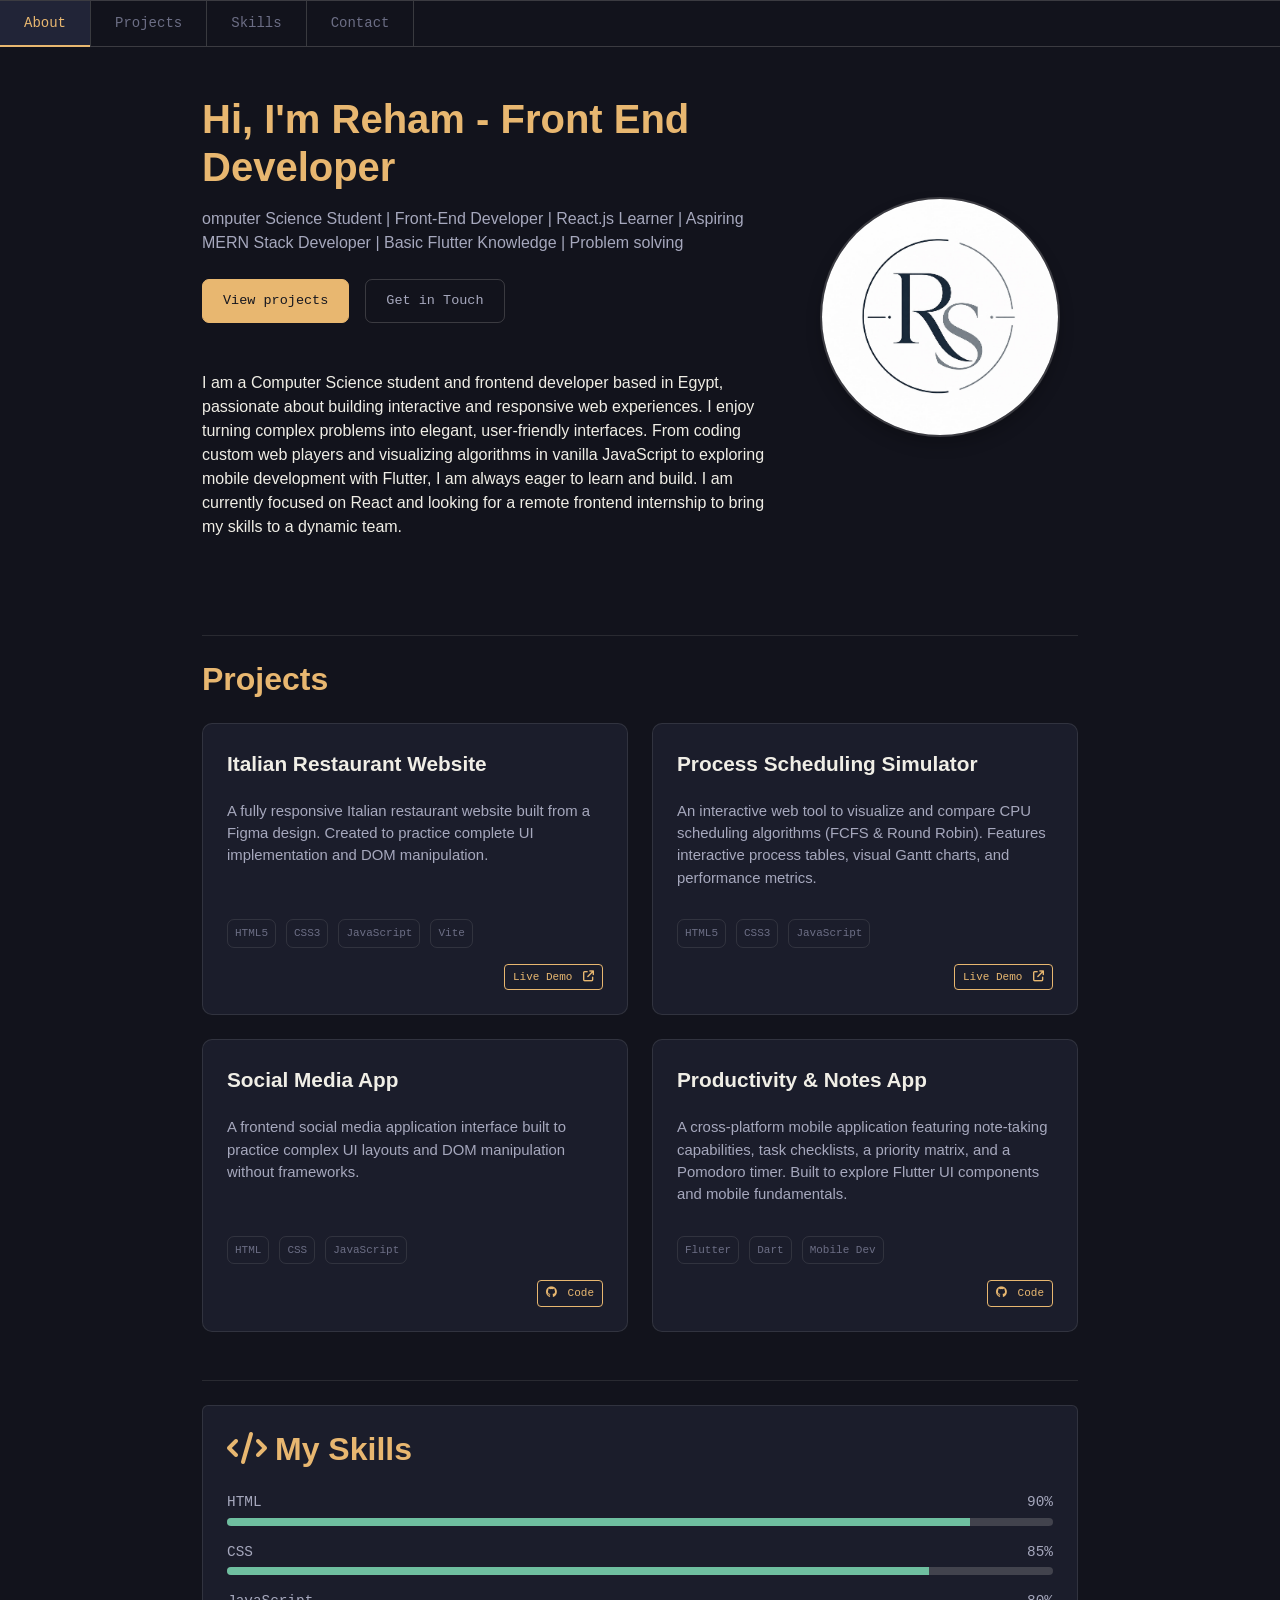
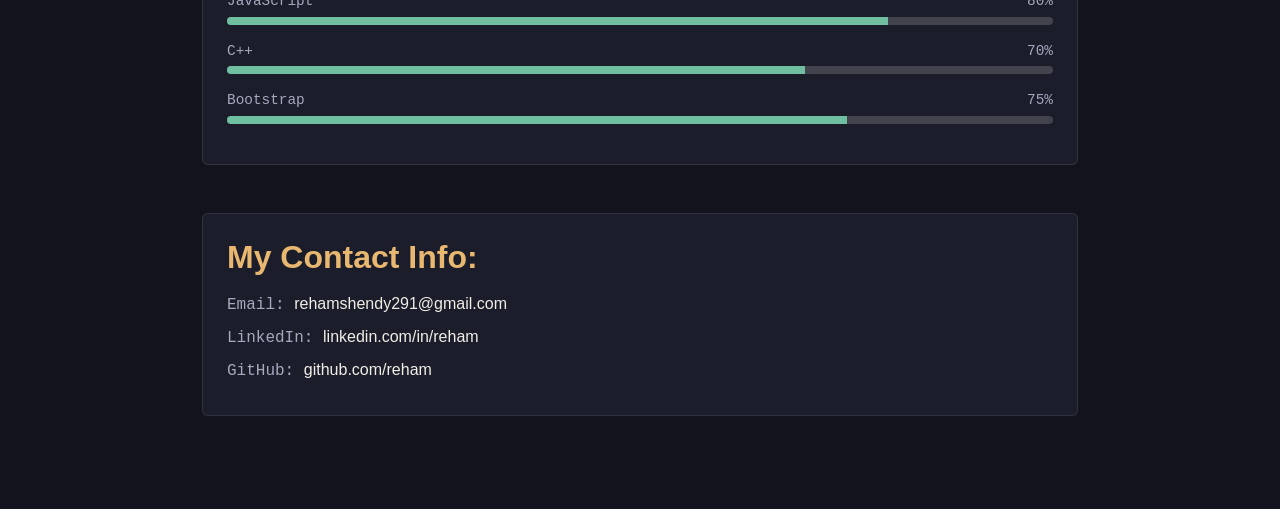
<file: index.html>
<!doctype html>
<html lang="en">
  <head>
    <meta charset="UTF-8" />
    <meta name="viewport" content="width=device-width, initial-scale=1.0" />
    <title>Reham | Front End Developer</title>
    <link
      href="https://cdn.jsdelivr.net/npm/bootstrap@5.3.2/dist/css/bootstrap.min.css"
      rel="stylesheet"
    />
    <link
      rel="stylesheet"
      href="https://cdnjs.cloudflare.com/ajax/libs/font-awesome/6.7.2/css/all.min.css"
      crossorigin="anonymous"
      referrerpolicy="no-referrer"
    />
    <link rel="stylesheet" href="./master.css" />
    <script src="./script.js" defer></script>
  </head>
  <body>
    <nav class="nav-bar sticky-top">
      <ul class="d-flex m-0 p-0">
        <li class="active"><a href="#about">About</a></li>
        <li><a href="#projects">Projects</a></li>
        <li><a href="#skills">Skills</a></li>
        <li><a href="#contact">Contact</a></li>
      </ul>
    </nav>

    <div class="container my-5" style="max-width: 900px">
      <section id="about" class="row align-items-center mb-5 pb-5">
        <div class="col-md-8 order-2 order-md-1 text-center text-md-start">
          <h1 class="fw-bold mb-3">Hi, I'm Reham - Front End Developer</h1>
          <p class="mb-4 track">
            omputer Science Student | Front-End Developer | React.js Learner |
            Aspiring MERN Stack Developer | Basic Flutter Knowledge | Problem
            solving
          </p>
          <div
            class="d-flex gap-3 mb-5 justify-content-center justify-content-md-start"
          >
            <a href="#projects" class="about-button first text-decoration-none"
              >View projects</a
            >
            <a href="#contact" class="about-button second text-decoration-none"
              >Get in Touch</a
            >
          </div>
          <div>
            <p class="more-info mb-0">
              I am a Computer Science student and frontend developer based in
              Egypt, passionate about building interactive and responsive web
              experiences. I enjoy turning complex problems into elegant,
              user-friendly interfaces. From coding custom web players and
              visualizing algorithms in vanilla JavaScript to exploring mobile
              development with Flutter, I am always eager to learn and build. I
              am currently focused on React and looking for a remote frontend
              internship to bring my skills to a dynamic team.
            </p>
          </div>
        </div>
        <div class="col-md-4 text-center order-1 order-md-2 mb-4 mb-md-0">
          <img src="./logo1.jpg" alt="RS Logo" class="user-logo" />
        </div>
      </section>

      <section id="projects" class="mb-5 pt-4">
        <h2 class="mb-4 fw-bold">Projects</h2>
        <div class="row g-4 projects-part"></div>
      </section>

      <section class="skills-section mb-5 pt-4" id="skills">
        <div class="skills-card p-4 rounded">
          <h2 class="mb-4 fw-bold">
            <i class="fa-solid fa-code me-2"></i>My Skills
          </h2>

          <div class="skill-item mb-3">
            <div class="d-flex justify-content-between mb-1">
              <span>HTML</span><span>90%</span>
            </div>
            <div class="progress" style="height: 8px">
              <div
                class="progress-bar custom-progress"
                role="progressbar"
                style="width: 90%"
                aria-valuenow="90"
                aria-valuemin="0"
                aria-valuemax="100"
              ></div>
            </div>
          </div>

          <div class="skill-item mb-3">
            <div class="d-flex justify-content-between mb-1">
              <span>CSS</span><span>85%</span>
            </div>
            <div class="progress" style="height: 8px">
              <div
                class="progress-bar custom-progress"
                role="progressbar"
                style="width: 85%"
                aria-valuenow="85"
                aria-valuemin="0"
                aria-valuemax="100"
              ></div>
            </div>
          </div>

          <div class="skill-item mb-3">
            <div class="d-flex justify-content-between mb-1">
              <span>JavaScript</span><span>80%</span>
            </div>
            <div class="progress" style="height: 8px">
              <div
                class="progress-bar custom-progress"
                role="progressbar"
                style="width: 80%"
                aria-valuenow="80"
                aria-valuemin="0"
                aria-valuemax="100"
              ></div>
            </div>
          </div>

          <div class="skill-item mb-3">
            <div class="d-flex justify-content-between mb-1">
              <span>C++</span><span>70%</span>
            </div>
            <div class="progress" style="height: 8px">
              <div
                class="progress-bar custom-progress"
                role="progressbar"
                style="width: 70%"
                aria-valuenow="70"
                aria-valuemin="0"
                aria-valuemax="100"
              ></div>
            </div>
          </div>

          <div class="skill-item mb-3">
            <div class="d-flex justify-content-between mb-1">
              <span>Bootstrap</span><span>75%</span>
            </div>
            <div class="progress" style="height: 8px">
              <div
                class="progress-bar custom-progress"
                role="progressbar"
                style="width: 75%"
                aria-valuenow="75"
                aria-valuemin="0"
                aria-valuemax="100"
              ></div>
            </div>
          </div>
        </div>
      </section>

      <section class="contact-section pb-5" id="contact">
        <div class="contact-card p-4 rounded">
          <h2 class="mb-3 fw-bold">My Contact Info:</h2>
          <ul class="list-unstyled m-0">
            <li class="mb-2">
              <span>Email: </span>
              <a target="_blank" href="mailto:rehamshendy291@gmail.com"
                >rehamshendy291@gmail.com</a
              >
            </li>
            <li class="mb-2">
              <span>LinkedIn: </span
              ><a
                target="_blank"
                href="https://www.linkedin.com/in/reham-shendy/"
                >linkedin.com/in/reham</a
              >
            </li>
            <li class="mb-2">
              <span>GitHub: </span
              ><a target="_blank" href="https://github.com/Reham-shendy"
                >github.com/reham</a
              >
            </li>
          </ul>
        </div>
      </section>
    </div>

    <script src="https://cdn.jsdelivr.net/npm/bootstrap@5.3.2/dist/js/bootstrap.bundle.min.js"></script>
  </body>
</html>
</file>
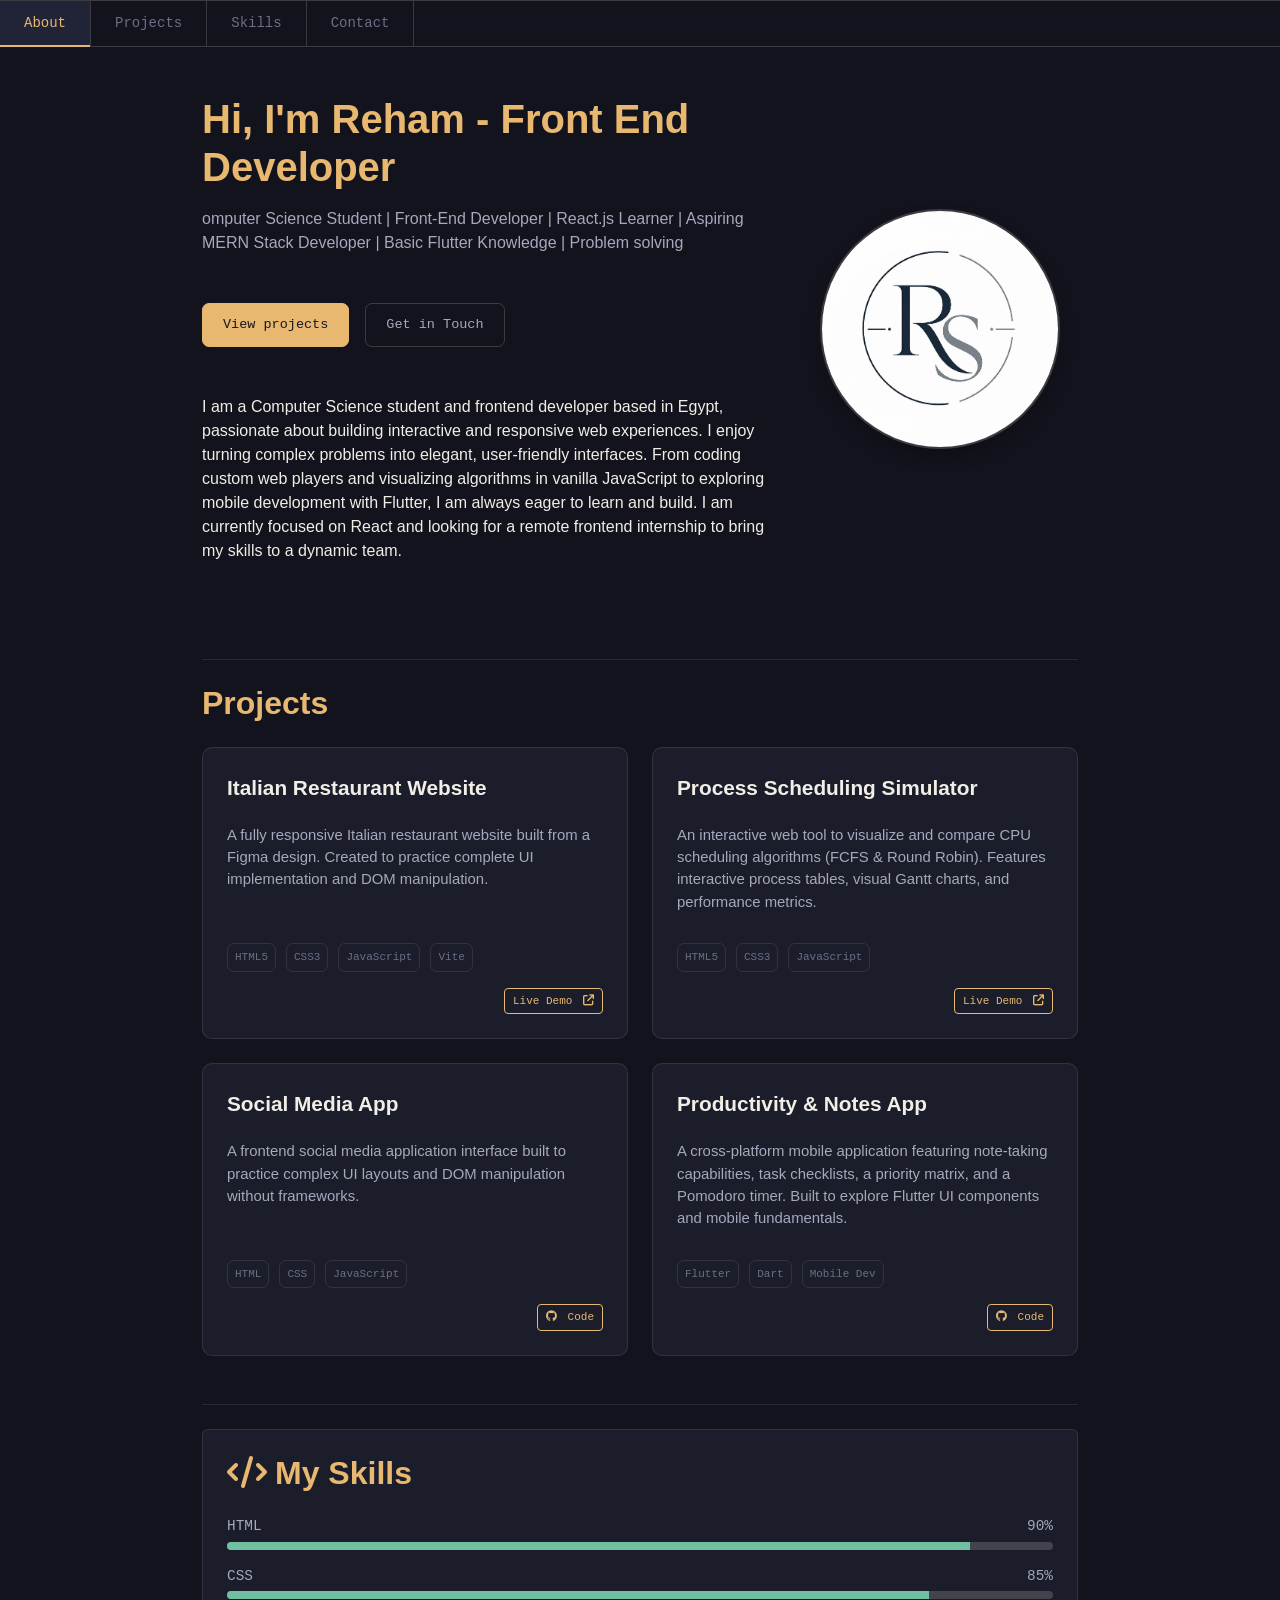
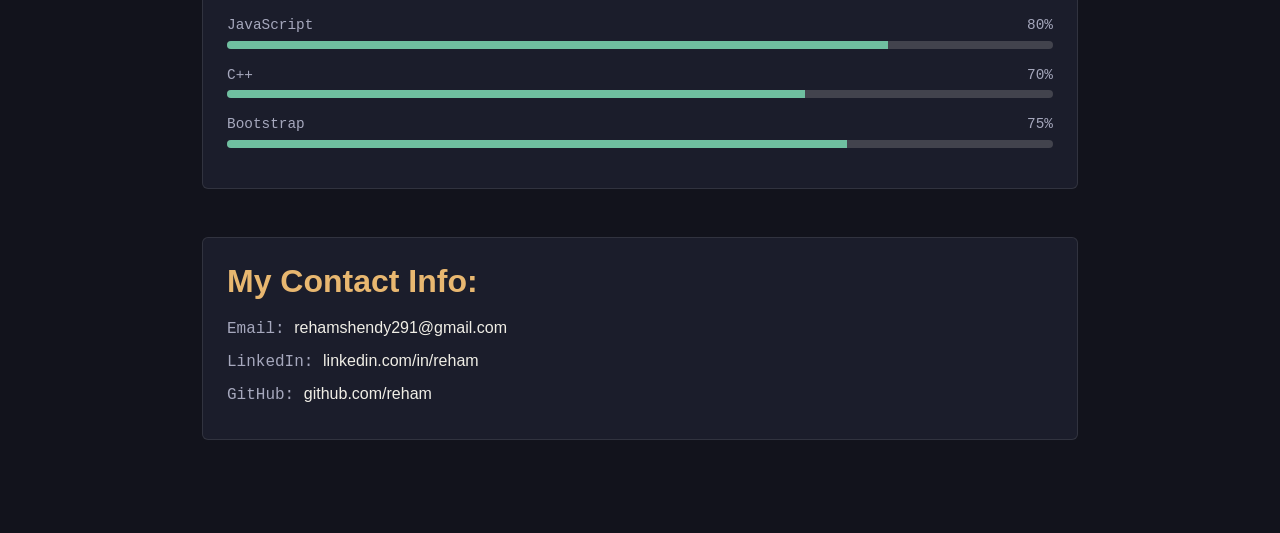
<file: portfolio.html>
<!doctype html>
<html lang="en">
  <head>
    <meta charset="UTF-8" />
    <meta name="viewport" content="width=device-width, initial-scale=1.0" />
    <title>Reham | Front End Developer</title>
    <link
      href="https://cdn.jsdelivr.net/npm/bootstrap@5.3.2/dist/css/bootstrap.min.css"
      rel="stylesheet"
    />
    <link
      rel="stylesheet"
      href="https://cdnjs.cloudflare.com/ajax/libs/font-awesome/6.7.2/css/all.min.css"
      crossorigin="anonymous"
      referrerpolicy="no-referrer"
    />
    <link rel="stylesheet" href="./master.css" />
    <script src="./script.js" defer></script>
  </head>
  <body>
    <nav class="nav-bar sticky-top">
      <ul class="d-flex m-0 p-0">
        <li class="active"><a href="#about">About</a></li>
        <li><a href="#projects">Projects</a></li>
        <li><a href="#skills">Skills</a></li>
        <li><a href="#contact">Contact</a></li>
      </ul>
    </nav>

    <div class="container my-5" style="max-width: 900px">
      <section id="about" class="row align-items-center mb-5 pb-5">
        <div class="col-md-8 order-2 order-md-1">
          <h1 class="fw-bold mb-3">Hi, I'm Reham - Front End Developer</h1>
          <p class="mb-4 track mb-5">
            omputer Science Student | Front-End Developer | React.js Learner |
            Aspiring MERN Stack Developer | Basic Flutter Knowledge | Problem
            solving
          </p>
          <div class="d-flex gap-3 mb-5">
            <a href="#projects" class="about-button first text-decoration-none"
              >View projects</a
            >
            <a href="#contact" class="about-button second text-decoration-none"
              >Get in Touch</a
            >
          </div>
          <div>
            <p class="more-info mb-0">
              I am a Computer Science student and frontend developer based in
              Egypt, passionate about building interactive and responsive web
              experiences. I enjoy turning complex problems into elegant,
              user-friendly interfaces. From coding custom web players and
              visualizing algorithms in vanilla JavaScript to exploring mobile
              development with Flutter, I am always eager to learn and build. I
              am currently focused on React and looking for a remote frontend
              internship to bring my skills to a dynamic team.
            </p>
          </div>
        </div>
        <div class="col-md-4 text-center order-1 order-md-2 mb-4 mb-md-0">
          <img src="./logo1.jpg" alt="RS Logo" class="user-logo" />
        </div>
      </section>

      <section id="projects" class="mb-5 pt-4">
        <h2 class="mb-4 fw-bold">Projects</h2>
        <div class="row g-4 projects-part"></div>
      </section>

      <section class="skills-section mb-5 pt-4" id="skills">
        <div class="skills-card p-4 rounded">
          <h2 class="mb-4 fw-bold">
            <i class="fa-solid fa-code me-2"></i>My Skills
          </h2>

          <div class="skill-item mb-3">
            <div class="d-flex justify-content-between mb-1">
              <span>HTML</span><span>90%</span>
            </div>
            <div class="progress" style="height: 8px">
              <div
                class="progress-bar custom-progress"
                role="progressbar"
                style="width: 90%"
                aria-valuenow="90"
                aria-valuemin="0"
                aria-valuemax="100"
              ></div>
            </div>
          </div>

          <div class="skill-item mb-3">
            <div class="d-flex justify-content-between mb-1">
              <span>CSS</span><span>85%</span>
            </div>
            <div class="progress" style="height: 8px">
              <div
                class="progress-bar custom-progress"
                role="progressbar"
                style="width: 85%"
                aria-valuenow="85"
                aria-valuemin="0"
                aria-valuemax="100"
              ></div>
            </div>
          </div>

          <div class="skill-item mb-3">
            <div class="d-flex justify-content-between mb-1">
              <span>JavaScript</span><span>80%</span>
            </div>
            <div class="progress" style="height: 8px">
              <div
                class="progress-bar custom-progress"
                role="progressbar"
                style="width: 80%"
                aria-valuenow="80"
                aria-valuemin="0"
                aria-valuemax="100"
              ></div>
            </div>
          </div>

          <div class="skill-item mb-3">
            <div class="d-flex justify-content-between mb-1">
              <span>C++</span><span>70%</span>
            </div>
            <div class="progress" style="height: 8px">
              <div
                class="progress-bar custom-progress"
                role="progressbar"
                style="width: 70%"
                aria-valuenow="70"
                aria-valuemin="0"
                aria-valuemax="100"
              ></div>
            </div>
          </div>

          <div class="skill-item mb-3">
            <div class="d-flex justify-content-between mb-1">
              <span>Bootstrap</span><span>75%</span>
            </div>
            <div class="progress" style="height: 8px">
              <div
                class="progress-bar custom-progress"
                role="progressbar"
                style="width: 75%"
                aria-valuenow="75"
                aria-valuemin="0"
                aria-valuemax="100"
              ></div>
            </div>
          </div>
        </div>
      </section>

      <section class="contact-section pb-5" id="contact">
        <div class="contact-card p-4 rounded">
          <h2 class="mb-3 fw-bold">My Contact Info:</h2>
          <ul class="list-unstyled m-0">
            <li class="mb-2">
              <span>Email: </span>
              <a target="_blank" href="mailto:rehamshendy291@gmail.com"
                >rehamshendy291@gmail.com</a
              >
            </li>
            <li class="mb-2">
              <span>LinkedIn: </span
              ><a
                target="_blank"
                href="https://www.linkedin.com/in/reham-shendy/"
                >linkedin.com/in/reham</a
              >
            </li>
            <li class="mb-2">
              <span>GitHub: </span
              ><a target="_blank" href="https://github.com/Reham-shendy"
                >github.com/reham</a
              >
            </li>
          </ul>
        </div>
      </section>
    </div>

    <script src="https://cdn.jsdelivr.net/npm/bootstrap@5.3.2/dist/js/bootstrap.bundle.min.js"></script>
  </body>
</html>
</file>
<file: master.css>
:root {
  --transition-duration: 0.3s;
  --bg: #12131c;
  --bg-panel: #1b1d2b;
  --bg-panel-raised: #212437;
  --text: #f0eee6;
  --text-dim: #a6a8bd;
  --text-faint: #6c6e85;
  --accent-gold: #e8b770;
  --accent-teal: #6fbfa0;
  --line: rgba(240, 238, 230, 0.1);
  --line-strong: rgba(240, 238, 230, 0.18);
  --radius: 10px;
  --display: "Fraunces", Georgia, serif;
  --body: "IBM Plex Sans", -apple-system, sans-serif;
  --mono: "IBM Plex Mono", "SFMono-Regular", Consolas, monospace;
}
html,
body {
  overflow-x: hidden;
  max-width: 100%;
}

body {
  background-color: var(--bg);
  color: var(--text);
  font-family: var(--body);
}

.nav-bar {
  background: var(--bg);
  border-top: 1px solid var(--line-strong);
  border-bottom: 1px solid var(--line-strong);
}

.nav-bar ul li {
  list-style: none;
  border-right: 1px solid var(--line-strong);
}

.nav-bar ul a {
  display: block;
  padding: 12px 24px;
  text-decoration: none;
  color: var(--text-faint);
  font-family: var(--mono);
  font-size: 14px;
  transition: all var(--transition-duration) ease;
  position: relative;
}

.nav-bar ul a:hover {
  color: var(--text-dim);
  background: var(--bg-panel);
}

.nav-bar ul li.active a {
  color: var(--accent-gold);
  background: var(--bg-panel-raised);
}

.nav-bar ul li.active a::after {
  content: "";
  position: absolute;
  bottom: -1px;
  left: 0;
  width: 100%;
  height: 2px;
  background-color: var(--accent-gold);
}
.nav-bar ul a {
  padding: 10px 12px;
}

@media (min-width: 768px) {
  .nav-bar ul a {
    padding: 12px 24px;
  }
}

h1,
h2 {
  color: var(--accent-gold);
}

#projects,
#skills {
  border-top: 1px solid var(--line);
}

.user-logo {
  width: 15rem;
  height: 15rem;
  border-radius: 50%;
  object-fit: cover;
  border: 2px solid var(--line-strong);
  box-shadow: 0px 8px 15px rgba(0, 0, 0, 0.2);
  transition: transform var(--transition-duration) ease;
}

.user-logo:hover {
  transform: translateY(-3px);
  border-color: var(--accent-gold);
}
.track {
  color: var(--text-dim);
}

.about-button {
  font-family: var(--mono);
  font-size: 13.5px;
  padding: 11px 20px;
  border-radius: 7px;
  display: inline-flex;
  align-items: center;
  gap: 8px;
  transition:
    transform 0.15s ease,
    background 0.15s ease,
    border-color 0.15s ease;
  border: 1px solid var(--line-strong);
  cursor: pointer;
}

.about-button:hover {
  transform: translateY(-1px);
}

.about-button.first {
  background: var(--accent-gold);
  color: #16171f;
  border-color: var(--accent-gold);
  font-weight: 500;
}

.about-button.first:hover {
  background: #edc385;
}

.about-button.second {
  background-color: transparent;
  color: var(--text-dim);
  border: 1px solid var(--line-strong);
}

.about-button.second:hover {
  color: var(--text);
  border-color: var(--text-dim);
}
.project-card,
.skills-card,
.contact-card {
  background: var(--bg-panel);
  border: 1px solid var(--line);
  border-radius: var(--radius);
  height: 100%;
  transition:
    transform var(--transition-duration) ease,
    box-shadow var(--transition-duration) ease;
}

.project-card:hover {
  box-shadow: 0px 8px 15px rgba(0, 0, 0, 0.4);
  transform: translate(1px, -3px);
}

.project-name {
  font-weight: bold;
  font-size: 1.3rem;
  padding-bottom: 5px;
  color: var(--text);
}

.about-project {
  color: var(--text-dim);
  font-size: 0.93rem;
  margin: 0 0 14px;
}

.tags ul {
  padding: 0;
  margin: 0;
  display: flex;
  gap: 10px;
  flex-wrap: wrap;
}

.tags ul li {
  list-style: none;
  padding: 5px 7px;
  border-radius: 7px;
  font-family: var(--mono);
  font-size: 11px;
  color: var(--text-faint);
  border: 1px solid var(--line);
}

.skills-card .progress {
  background-color: var(--line-strong);
  border-radius: 4px;
}
.skills-card .custom-progress {
  background-color: var(--accent-teal);
}
.skill-item span {
  font-family: var(--mono);
  font-size: 0.9rem;
  color: var(--text-dim);
}

.contact-card li {
  color: var(--text);
}

.contact-card li span {
  font-family: var(--mono);
  color: var(--text-dim);
}

.contact-card li a {
  text-decoration: none;
  color: inherit;
  display: inline-block;
  transition: all 0.3s ease;
}

.contact-card li a:hover {
  transform: translateY(-2px);
  color: var(--accent-gold);
  text-decoration: underline;
}

.more-info {
  color: var(--text);
}
.demo {
  color: var(--accent-gold);
}
.demo:hover {
  background-color: var(--accent-gold);
}
.demo:hover > i,
.demo:hover > a {
  color: var(--bg-panel);
}
</file>
